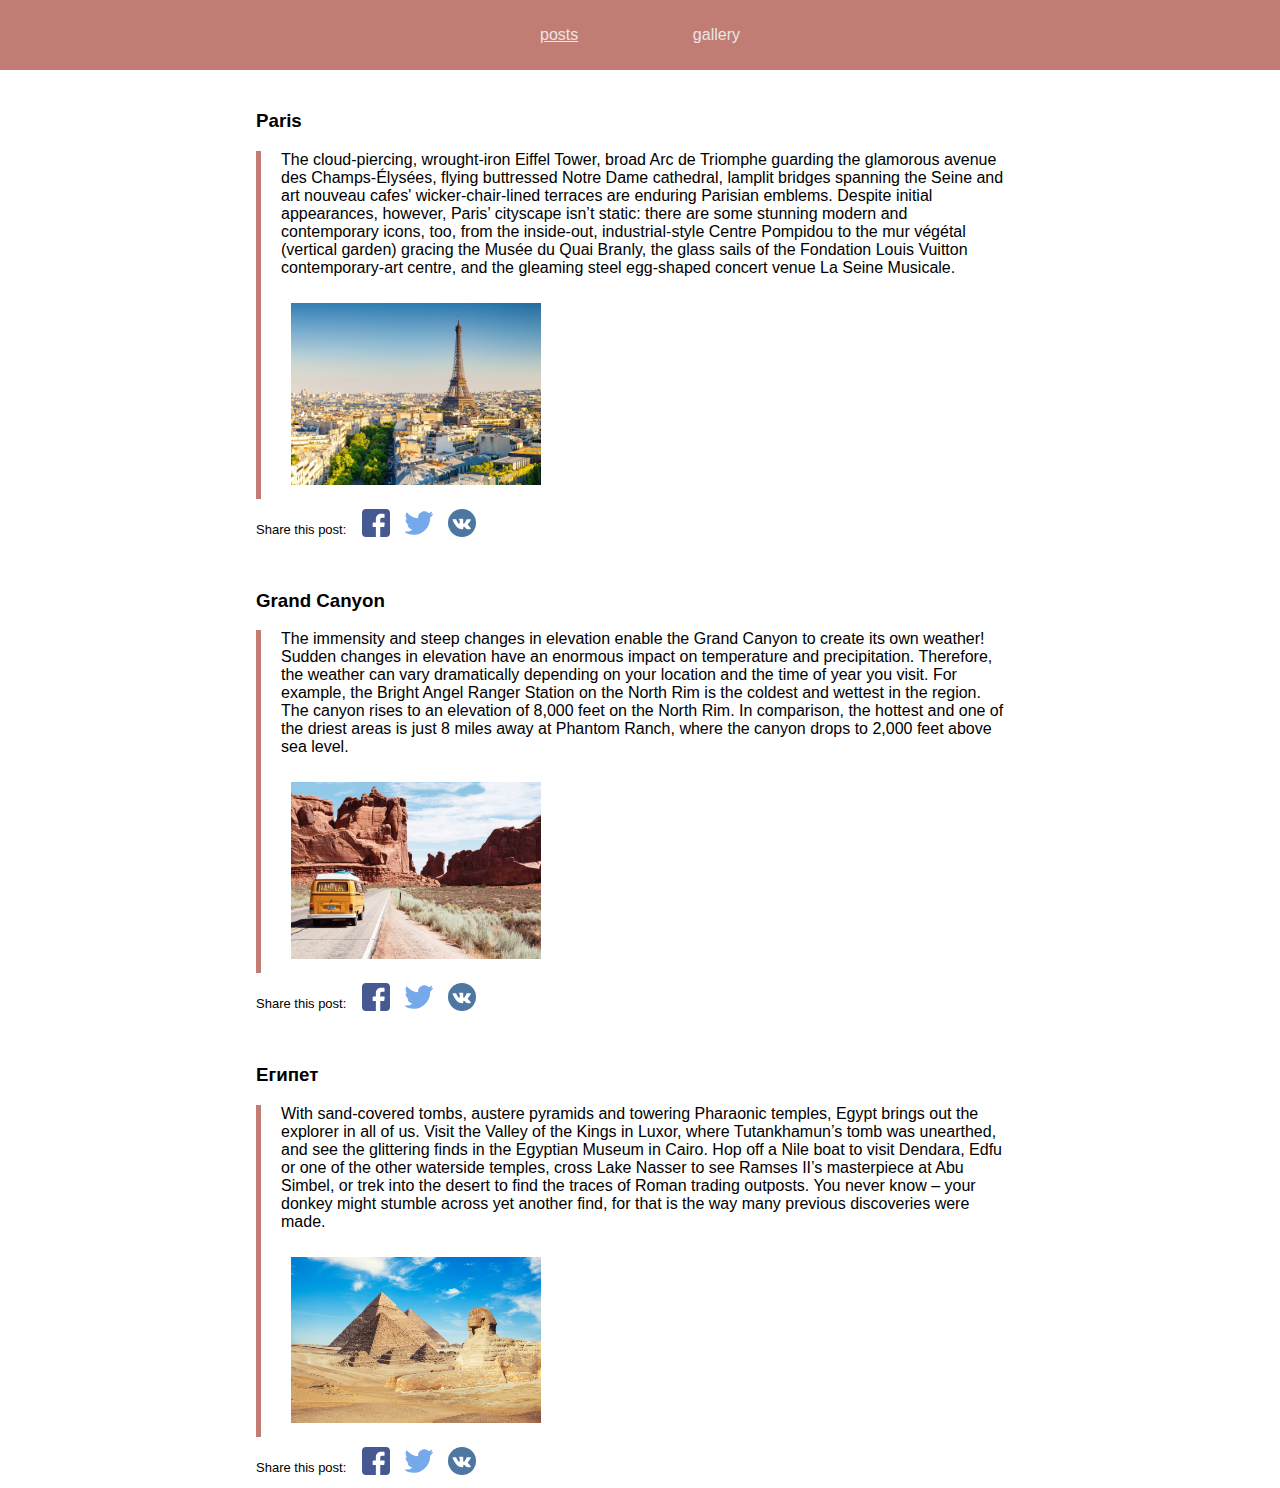
<file: index.html>
<!DOCTYPE html>
<html>
  <head>
    <meta charset="utf-8">
    <title>My blog</title>
    <link rel="stylesheet" href="css/basic_styles.css">
    <link rel="stylesheet" href="css/styles.css">
  </head>
  <body>
    <div class="navbar">
      <div class="navbar-items">
        <div class="nav-item active">
          <a href="#">posts</a>
        </div>
        <div class="nav-item">
          <a href="gallery.html">gallery</a>
        </div>
      </div>
    </div>

    <div class="content">
      <div class="post">
        <h3>Paris</h3>
        <div class="post-content">
          <p>The cloud-piercing, wrought-iron Eiffel Tower, broad Arc de
            Triomphe guarding the glamorous avenue des Champs-Élysées, flying
            buttressed Notre Dame cathedral, lamplit bridges spanning the Seine
            and art nouveau cafes' wicker-chair-lined terraces are enduring
            Parisian emblems. Despite initial appearances, however, Paris’
            cityscape isn’t static: there are some stunning modern and
            contemporary icons, too, from the inside-out, industrial-style
            Centre Pompidou to the mur végétal (vertical garden) gracing the
            Musée du Quai Branly, the glass sails of the Fondation Louis Vuitton
            contemporary-art centre, and the gleaming steel egg-shaped concert
            venue La Seine Musicale.</p>
          <img src="images/paris.jpg">
        </div>
        <div class="icons">
          <div class="icon">
            <img src="images/vk.svg">
          </div>
          <div class="icon">
            <img src="images/twitter.svg">
          </div>
          <div class="icon">
            <img src="images/facebook.svg">
          </div>
          <p>Share this post:</p>
        </div>
      </div>
      <div class="post">
        <h3>Grand Canyon</h3>
        <div class="post-content">
          <p>The immensity and steep changes in elevation enable the Grand
            Canyon to create its own weather! Sudden changes in elevation have
            an enormous impact on temperature and precipitation. Therefore, the
            weather can vary dramatically depending on your location and the
            time of year you visit. For example, the Bright Angel Ranger Station
            on the North Rim is the coldest and wettest in the region. The canyon
            rises to an elevation of 8,000 feet on the North Rim. In comparison,
            the hottest and one of the driest areas is just 8 miles away at
            Phantom Ranch, where the canyon drops to 2,000 feet above sea level.</p>
          <img src="images/canyon.jpg">
        </div>
        <div class="icons">
          <div class="icon">
            <img src="images/vk.svg">
          </div>
          <div class="icon">
            <img src="images/twitter.svg">
          </div>
          <div class="icon">
            <img src="images/facebook.svg">
          </div>
          <p>Share this post:</p>
        </div>
      </div>
      <div class="post">
        <h3>Египет</h3>
        <div class="post-content">
          <p>With sand-covered tombs, austere pyramids and towering Pharaonic
            temples, Egypt brings out the explorer in all of us. Visit the Valley
            of the Kings in Luxor, where Tutankhamun’s tomb was unearthed, and
            see the glittering finds in the Egyptian Museum in Cairo. Hop off a
            Nile boat to visit Dendara, Edfu or one of the other waterside
            temples, cross Lake Nasser to see Ramses II’s masterpiece at Abu
            Simbel, or trek into the desert to find the traces of Roman trading
            outposts. You never know – your donkey might stumble across yet
            another find, for that is the way many previous discoveries were made.</p>
          <img src="images/egypt.jpg">
        </div>
        <div class="icons">
          <div class="icon">
            <img src="images/vk.svg">
          </div>
          <div class="icon">
            <img src="images/twitter.svg">
          </div>
          <div class="icon">
            <img src="images/facebook.svg">
          </div>
          <p>Share this post:</p>
        </div>
      </div>
    </div>
  </body>
</html>
</file>
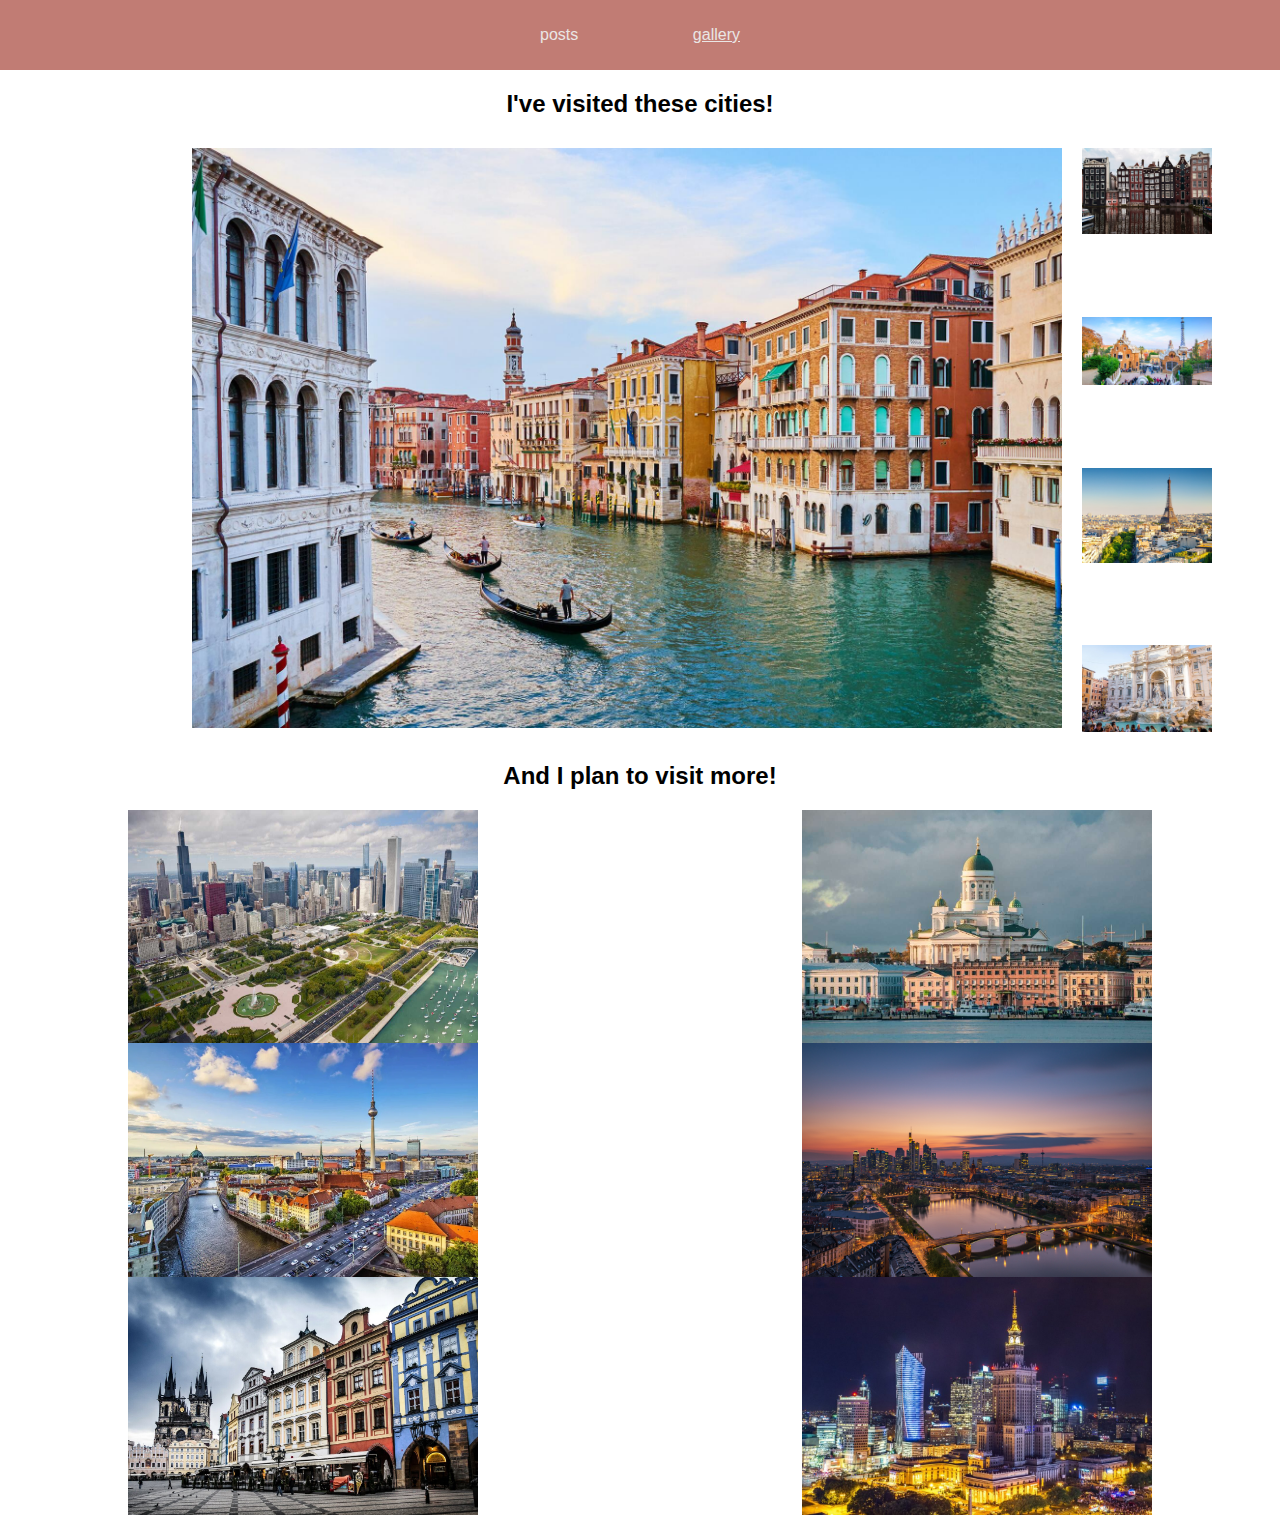
<file: gallery.html>
<!DOCTYPE html>
<html>
  <head>
    <meta charset="utf-8">
    <title>My blog</title>
    <link rel="stylesheet" href="css/basic_styles.css">
    <link rel="stylesheet" href="css/styles.css">
  </head>
  <body>
    <div class="navbar">
      <div class="navbar-items">
        <div class="nav-item">
          <a href="index.html">posts</a>
        </div>
        <div class="nav-item active">
          <a href="#">gallery</a>
        </div>
      </div>
    </div>

    <h2>I've visited these cities!</h2>
    <div class="gallery">
      <div class="main-picture">
        <img src="images/venice.jpg">
      </div>
      <div class="small-pictures">
        <img src="images/amsterdam.jpg">
        <img src="images/barcelona.jpg">
        <img src="images/paris.jpg">
        <img src="images/rome.jpg">
      </div>
    </div>

    <h2>And I plan to visit more!</h2>
    <div class="pictures">
      <img src="images/chicago.jpeg">
      <img src="images/helsinki.jpg">
      <img src="images/berlin.jpg">
      <img src="images/frankfurt.jpg">
      <img src="images/prague.jpeg">
      <img src="images/warsaw.jpeg">
    </div>

  </body>
</html>
</file>
<file: css/basic_styles.css>
html {
  height: 100%;
}
body {
  margin: 0;
  font-family: sans-serif;
  height: 100%;
}

a {
  text-decoration: none;
  color: #EAE6E5;
}

h2 {
  text-align: center;
}

.navbar {
  height: 70px;
  width: 100%;
  background-color: #C17C74;
}

.navbar-items {
  height: 100%;
  width: 200px;
  margin: 0 auto;
  color: #EAE6E5;
}

.active {
  text-decoration: underline;
}

.content {
  margin: 30px auto;
  width: 60%;
}

.content .post {
  margin: 40px 0 20px 0;
}

.content .post .post-content {
  border-left: 5px solid #C17C74;
  padding: 0 20px;
}

.content .post .post-content img {
  width: 250px;
  margin: 10px;
}

.content .post .icons {
  margin: 10px 0;
  font-size: 13px;
  width: 220px;
}

.content .post .icons .icon img {
  width: 28px;
  height: 28px;
}

.gallery {
  width: 70%;
  margin: 30px auto;
}

.gallery .main-picture img {
  height: 580px;
}

.gallery .small-pictures img {
  width: 130px;
}

.gallery .small-pictures {
  margin-left: 20px;
}

.pictures {
  width: 80%;
  height: 500px;
  margin: auto;
}

.pictures img {
  width: 350px;
}
</file>
<file: css/styles.css>
.navbar-items{
    display: flex;
    align-items: center;
    Justify-content: space-between;
}

.icons{
    display: flex;
    flex-direction: row-reverse;
    justify-content: space-between;
}

.main-pictures{
    display: flex;
}

.small-pictures{
    display: flex;
    flex-direction: column;
    justify-content: space-between;
}
.gallery{
    display: flex;
    flex-direction: row;
}
.pictures{
    display: flex;
    flex-wrap: wrap;
    justify-content: space-between;
   
}
</file>
